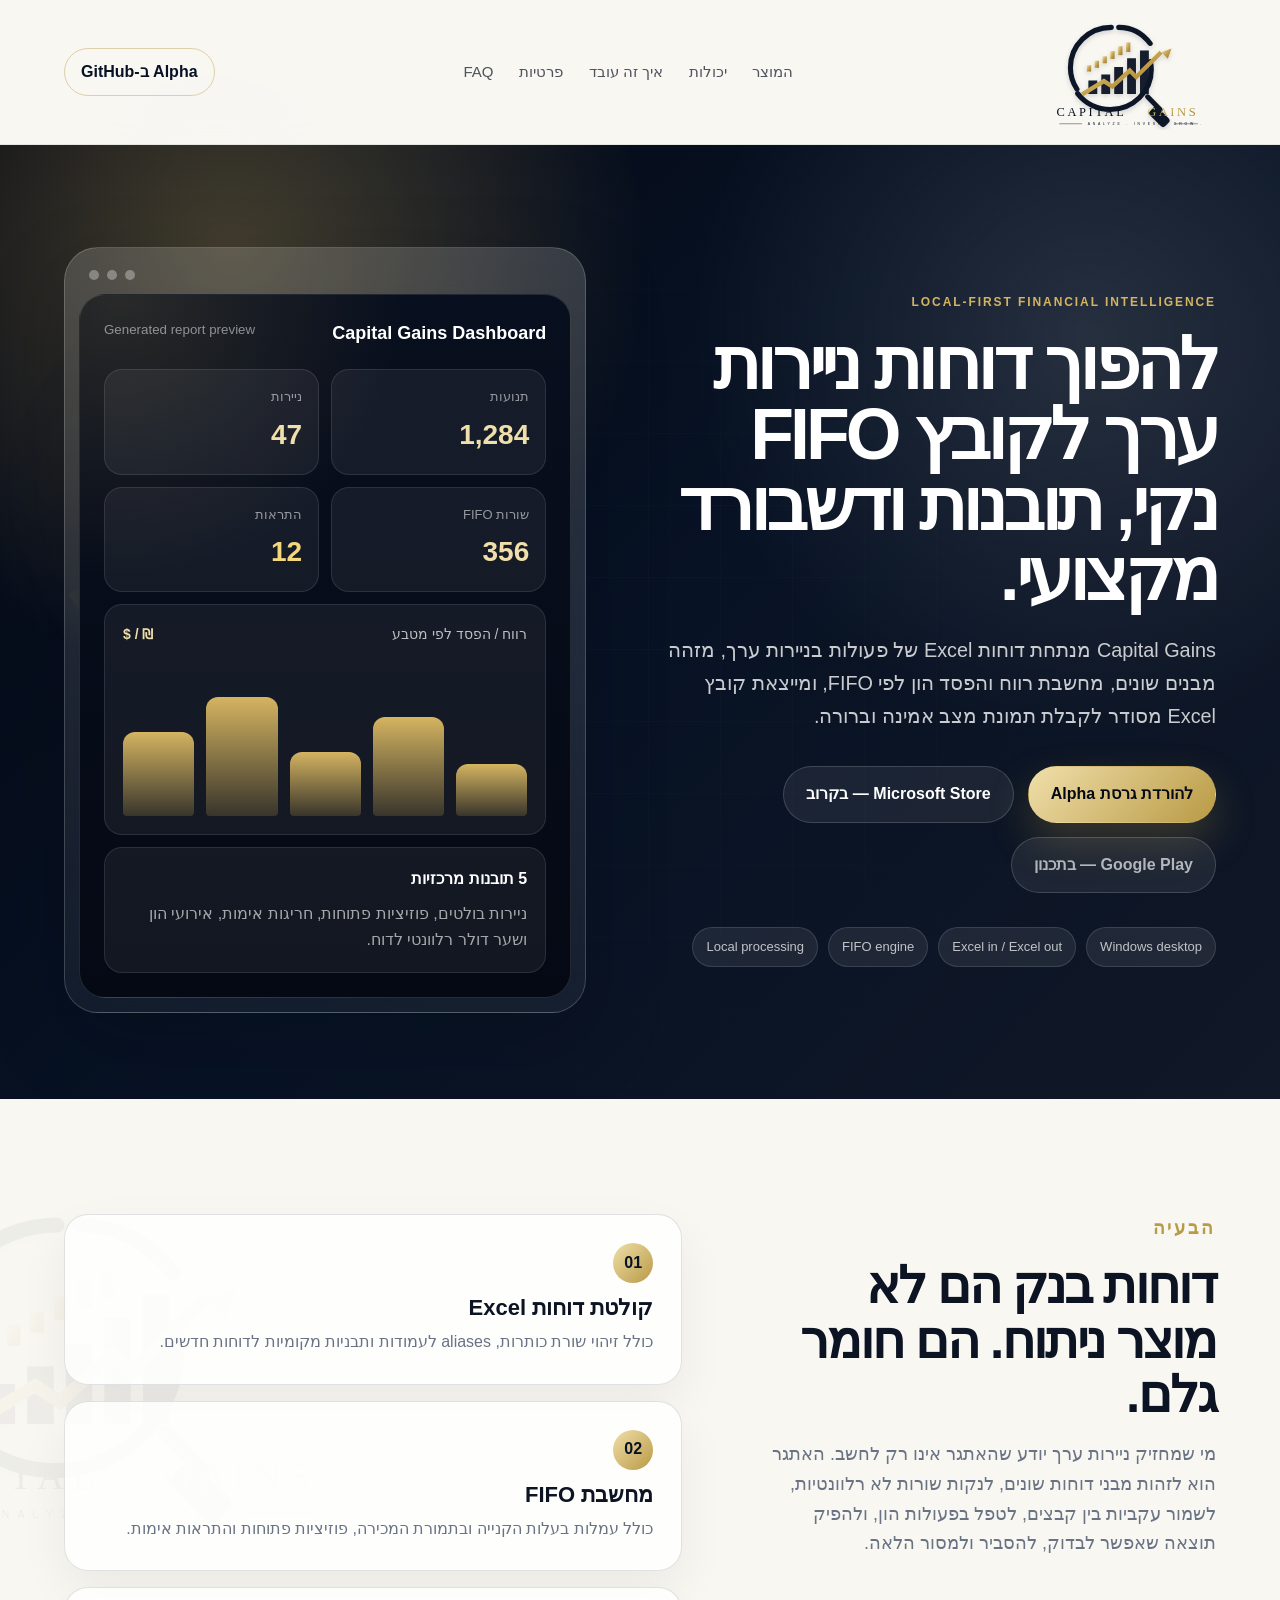
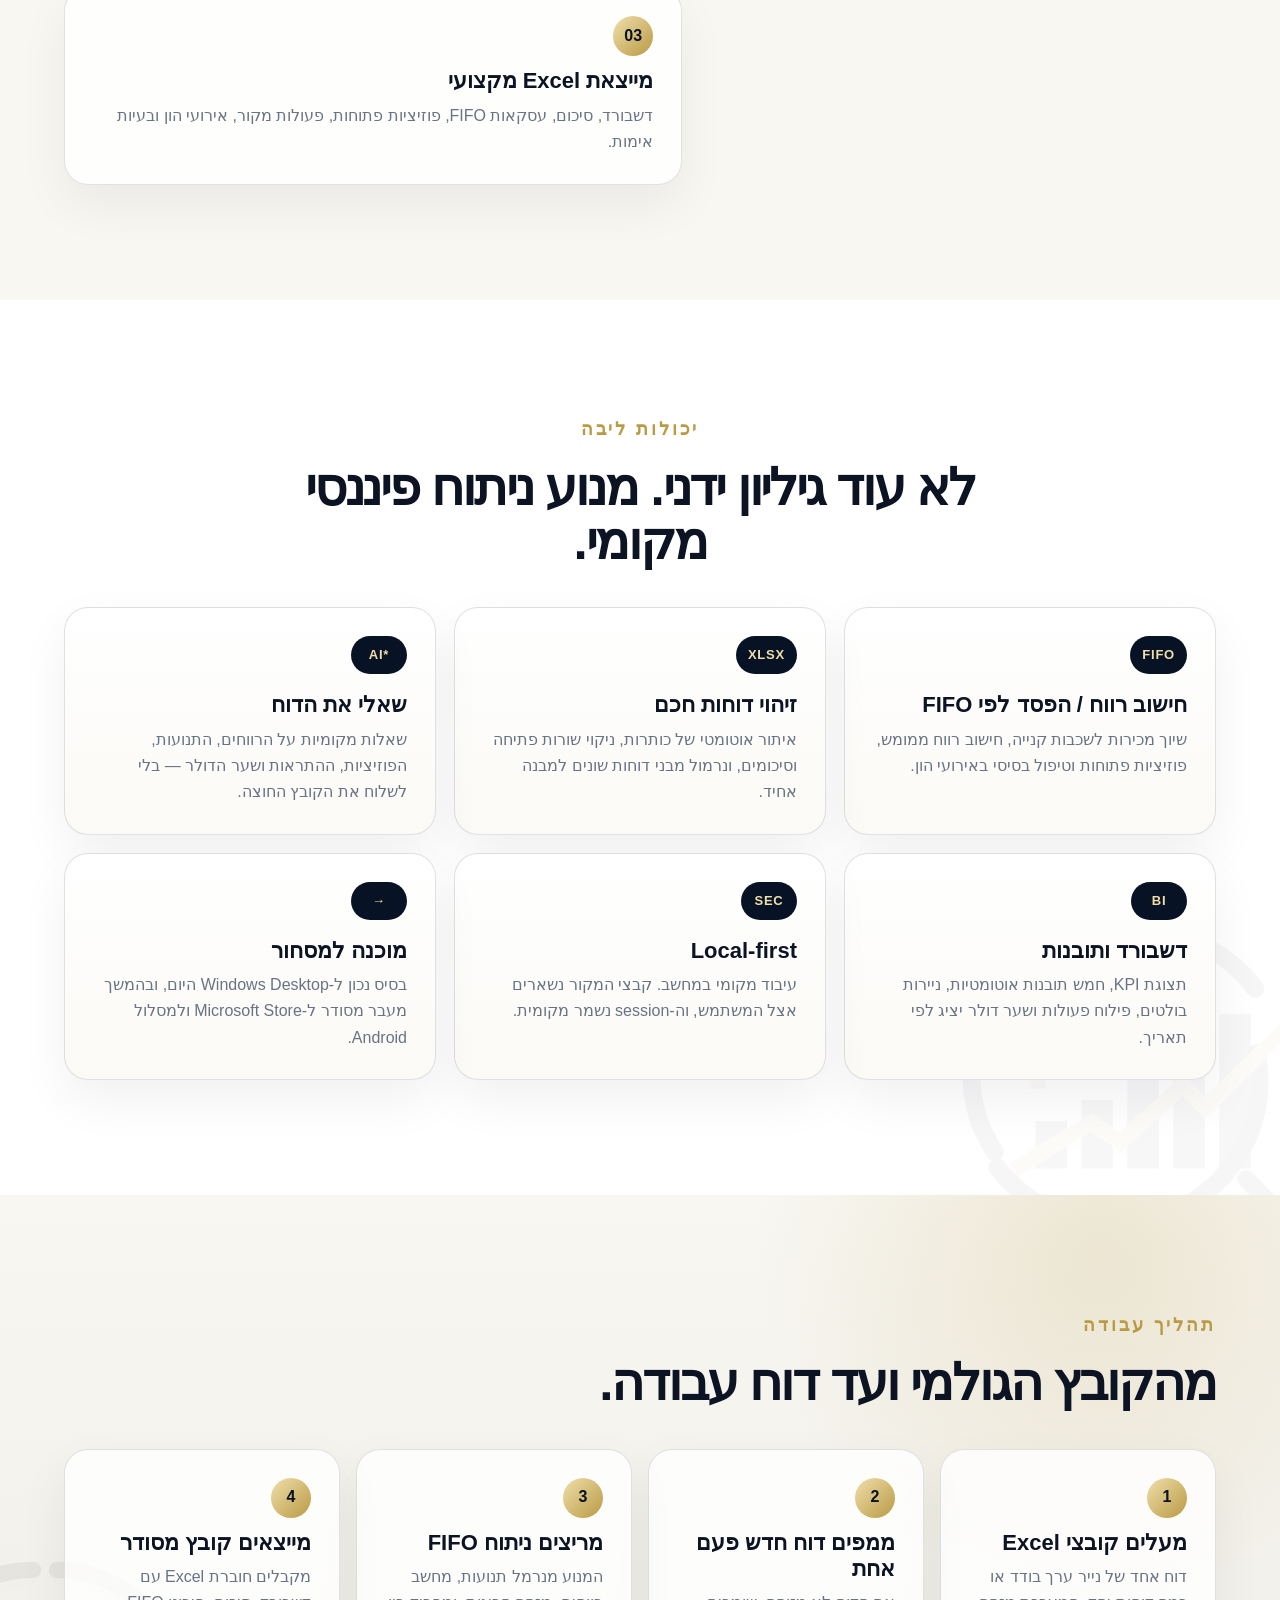
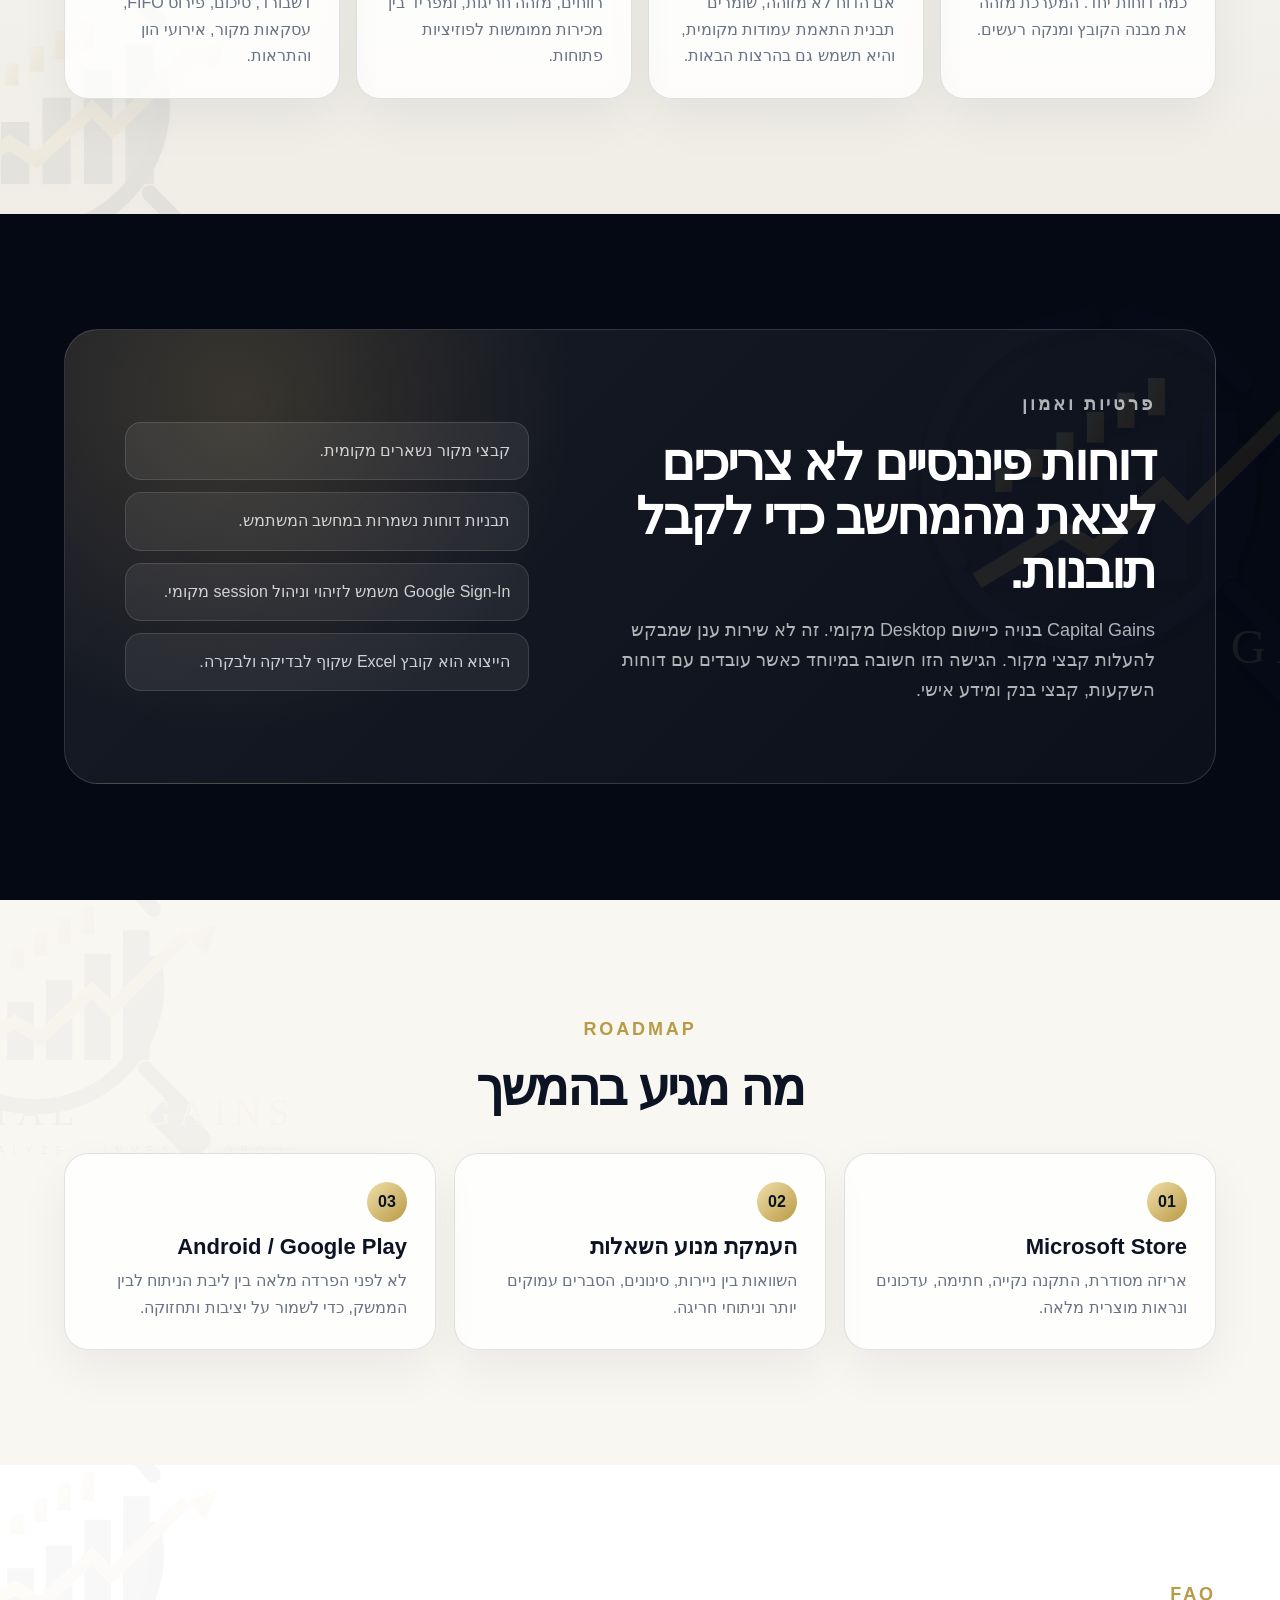
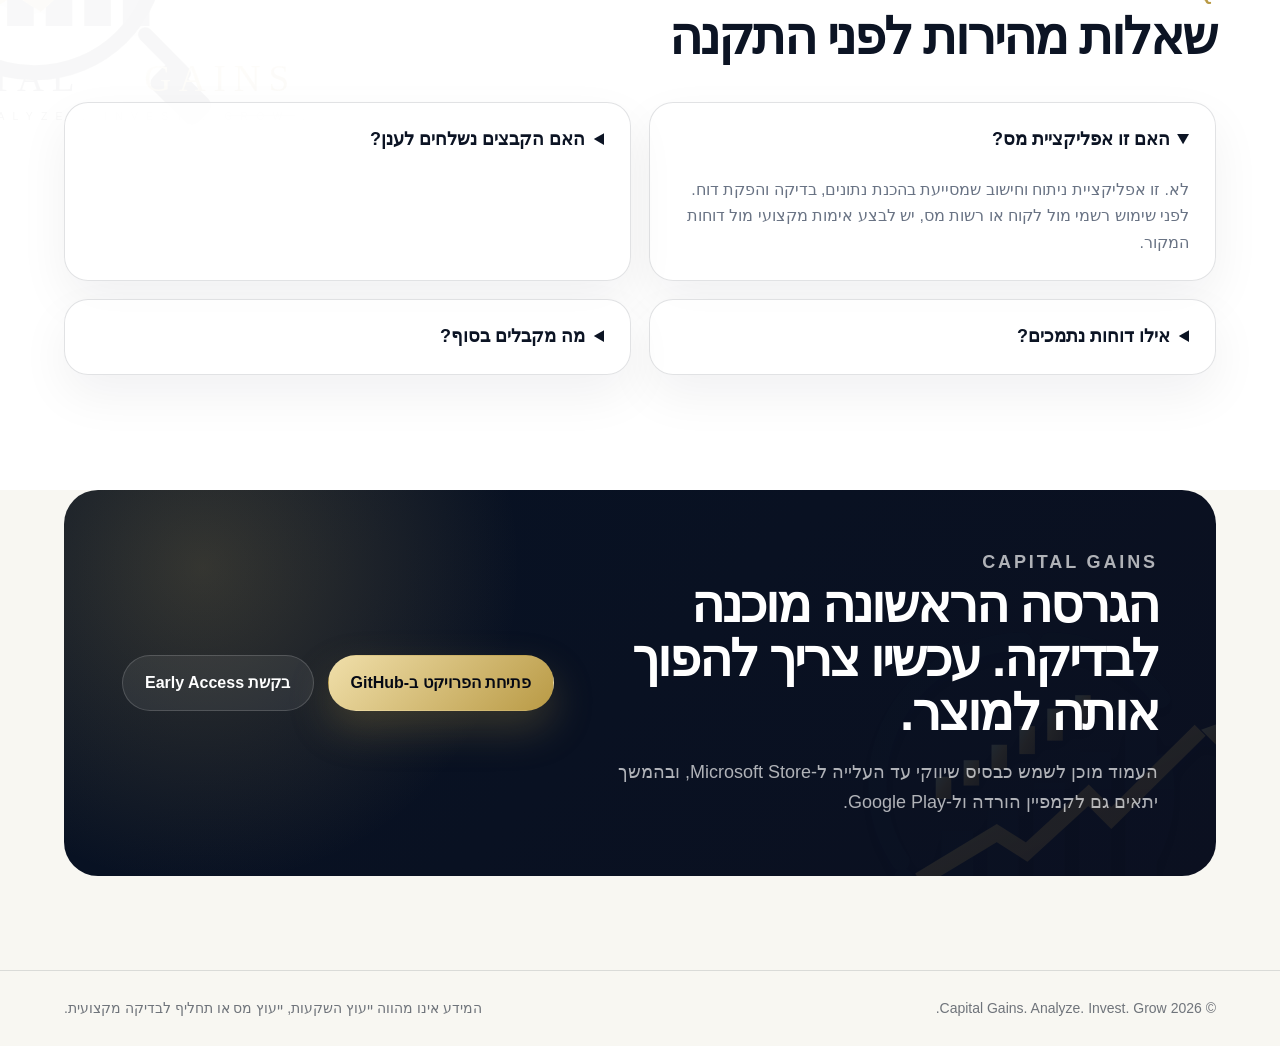
<file: docs/index.html>
<!doctype html>
<html lang="he" dir="rtl">
<head>
  <meta charset="utf-8" />
  <meta name="viewport" content="width=device-width, initial-scale=1" />
  <title>Capital Gains | ניתוח רווחי הון חכם</title>
  <meta name="description" content="Capital Gains היא אפליקציית Windows מקומית לחישוב רווח והפסד הון מניירות ערך לפי FIFO, ניתוח דוחות Excel, תובנות וייצוא קובץ אקסל מקצועי." />
  <meta name="theme-color" content="#071224" />
  <link rel="icon" href="assets/favicon.svg" />
  <link rel="stylesheet" href="styles.css" />
</head>
<body>
  <header class="site-header" id="top">
    <a class="brand" href="#top" aria-label="Capital Gains home">
      <img src="assets/capital-gains-logo.svg" alt="Capital Gains logo" />
    </a>

    <nav class="nav" aria-label="ניווט ראשי">
      <a href="#product">המוצר</a>
      <a href="#features">יכולות</a>
      <a href="#workflow">איך זה עובד</a>
      <a href="#security">פרטיות</a>
      <a href="#faq">FAQ</a>
    </nav>

    <a class="header-cta" href="https://github.com/ygf2703/capital_gains" target="_blank" rel="noreferrer">Alpha ב-GitHub</a>
  </header>

  <main>
    <section class="hero" aria-labelledby="hero-title">
      <div class="hero-bg-grid" aria-hidden="true"></div>
      <div class="hero-content">
        <p class="eyebrow">Local-first financial intelligence</p>
        <h1 id="hero-title">להפוך דוחות ניירות ערך לקובץ FIFO נקי, תובנות ודשבורד מקצועי.</h1>
        <p class="hero-lead">
          Capital Gains מנתחת דוחות Excel של פעולות בניירות ערך, מזהה מבנים שונים, מחשבת רווח והפסד הון לפי FIFO, ומייצאת קובץ Excel מסודר לקבלת תמונת מצב אמינה וברורה.
        </p>

        <div class="hero-actions" aria-label="פעולות ראשיות">
          <a class="btn primary" href="https://github.com/ygf2703/capital_gains" target="_blank" rel="noreferrer">להורדת גרסת Alpha</a>
          <a class="btn ghost" href="#waitlist">Microsoft Store — בקרוב</a>
          <a class="btn ghost muted" href="#roadmap">Google Play — בתכנון</a>
        </div>

        <div class="trust-row" aria-label="עקרונות מוצר">
          <span>Windows desktop</span>
          <span>Excel in / Excel out</span>
          <span>FIFO engine</span>
          <span>Local processing</span>
        </div>
      </div>

      <aside class="hero-card" aria-label="תצוגת דשבורד לדוגמה">
        <div class="terminal-topline">
          <span></span><span></span><span></span>
        </div>
        <div class="mock-dashboard">
          <div class="mock-title">
            <strong>Capital Gains Dashboard</strong>
            <small>Generated report preview</small>
          </div>
          <div class="metric-grid">
            <div class="metric-card"><span>תנועות</span><strong>1,284</strong></div>
            <div class="metric-card"><span>ניירות</span><strong>47</strong></div>
            <div class="metric-card"><span>שורות FIFO</span><strong>356</strong></div>
            <div class="metric-card warning"><span>התראות</span><strong>12</strong></div>
          </div>
          <div class="chart-card">
            <div class="chart-head">
              <span>רווח / הפסד לפי מטבע</span>
              <b>₪ / $</b>
            </div>
            <div class="bars" aria-hidden="true">
              <i style="height: 58%"></i>
              <i style="height: 82%"></i>
              <i style="height: 44%"></i>
              <i style="height: 68%"></i>
              <i style="height: 36%"></i>
            </div>
          </div>
          <div class="insights-card">
            <strong>5 תובנות מרכזיות</strong>
            <p>ניירות בולטים, פוזיציות פתוחות, חריגות אימות, אירועי הון ושער דולר רלוונטי לדוח.</p>
          </div>
        </div>
      </aside>
    </section>

    <section class="section intro" id="product">
      <div class="section-copy">
        <p class="eyebrow dark">הבעיה</p>
        <h2>דוחות בנק הם לא מוצר ניתוח. הם חומר גלם.</h2>
        <p>
          מי שמחזיק ניירות ערך יודע שהאתגר אינו רק לחשב. האתגר הוא לזהות מבני דוחות שונים, לנקות שורות לא רלוונטיות, לשמור עקביות בין קבצים, לטפל בפעולות הון, ולהפיק תוצאה שאפשר לבדוק, להסביר ולמסור הלאה.
        </p>
      </div>
      <div class="value-stack">
        <article>
          <span>01</span>
          <h3>קולטת דוחות Excel</h3>
          <p>כולל זיהוי שורת כותרות, aliases לעמודות ותבניות מקומיות לדוחות חדשים.</p>
        </article>
        <article>
          <span>02</span>
          <h3>מחשבת FIFO</h3>
          <p>כולל עמלות בעלות הקנייה ובתמורת המכירה, פוזיציות פתוחות והתראות אימות.</p>
        </article>
        <article>
          <span>03</span>
          <h3>מייצאת Excel מקצועי</h3>
          <p>דשבורד, סיכום, עסקאות FIFO, פוזיציות פתוחות, פעולות מקור, אירועי הון ובעיות אימות.</p>
        </article>
      </div>
    </section>

    <section class="section feature-section" id="features">
      <div class="section-heading center">
        <p class="eyebrow dark">יכולות ליבה</p>
        <h2>לא עוד גיליון ידני. מנוע ניתוח פיננסי מקומי.</h2>
      </div>

      <div class="features-grid">
        <article class="feature-card">
          <div class="feature-icon">FIFO</div>
          <h3>חישוב רווח / הפסד לפי FIFO</h3>
          <p>שיוך מכירות לשכבות קנייה, חישוב רווח ממומש, פוזיציות פתוחות וטיפול בסיסי באירועי הון.</p>
        </article>
        <article class="feature-card">
          <div class="feature-icon">XLSX</div>
          <h3>זיהוי דוחות חכם</h3>
          <p>איתור אוטומטי של כותרות, ניקוי שורות פתיחה וסיכומים, ונרמול מבני דוחות שונים למבנה אחיד.</p>
        </article>
        <article class="feature-card">
          <div class="feature-icon">AI*</div>
          <h3>שאלי את הדוח</h3>
          <p>שאלות מקומיות על הרווחים, התנועות, הפוזיציות, ההתראות ושער הדולר — בלי לשלוח את הקובץ החוצה.</p>
        </article>
        <article class="feature-card">
          <div class="feature-icon">BI</div>
          <h3>דשבורד ותובנות</h3>
          <p>תצוגת KPI, חמש תובנות אוטומטיות, ניירות בולטים, פילוח פעולות ושער דולר יציג לפי תאריך.</p>
        </article>
        <article class="feature-card">
          <div class="feature-icon">SEC</div>
          <h3>Local-first</h3>
          <p>עיבוד מקומי במחשב. קבצי המקור נשארים אצל המשתמש, וה-session נשמר מקומית.</p>
        </article>
        <article class="feature-card">
          <div class="feature-icon">→</div>
          <h3>מוכנה למסחור</h3>
          <p>בסיס נכון ל-Windows Desktop היום, ובהמשך מעבר מסודר ל-Microsoft Store ולמסלול Android.</p>
        </article>
      </div>
    </section>

    <section class="section workflow" id="workflow">
      <div class="section-heading">
        <p class="eyebrow dark">תהליך עבודה</p>
        <h2>מהקובץ הגולמי ועד דוח עבודה.</h2>
      </div>

      <div class="timeline">
        <article>
          <span>1</span>
          <h3>מעלים קובצי Excel</h3>
          <p>דוח אחד של נייר ערך בודד או כמה דוחות יחד. המערכת מזהה את מבנה הקובץ ומנקה רעשים.</p>
        </article>
        <article>
          <span>2</span>
          <h3>ממפים דוח חדש פעם אחת</h3>
          <p>אם הדוח לא מזוהה, שומרים תבנית התאמת עמודות מקומית, והיא תשמש גם בהרצות הבאות.</p>
        </article>
        <article>
          <span>3</span>
          <h3>מריצים ניתוח FIFO</h3>
          <p>המנוע מנרמל תנועות, מחשב רווחים, מזהה חריגות, ומפריד בין מכירות ממומשות לפוזיציות פתוחות.</p>
        </article>
        <article>
          <span>4</span>
          <h3>מייצאים קובץ מסודר</h3>
          <p>מקבלים חוברת Excel עם דשבורד, סיכום, פירוט FIFO, עסקאות מקור, אירועי הון והתראות.</p>
        </article>
      </div>
    </section>

    <section class="section security" id="security">
      <div class="security-panel">
        <div>
          <p class="eyebrow">פרטיות ואמון</p>
          <h2>דוחות פיננסיים לא צריכים לצאת מהמחשב כדי לקבל תובנות.</h2>
          <p>
            Capital Gains בנויה כיישום Desktop מקומי. זה לא שירות ענן שמבקש להעלות קבצי מקור. הגישה הזו חשובה במיוחד כאשר עובדים עם דוחות השקעות, קבצי בנק ומידע אישי.
          </p>
        </div>
        <ul class="security-list">
          <li>קבצי מקור נשארים מקומית.</li>
          <li>תבניות דוחות נשמרות במחשב המשתמש.</li>
          <li>Google Sign-In משמש לזיהוי וניהול session מקומי.</li>
          <li>הייצוא הוא קובץ Excel שקוף לבדיקה ולבקרה.</li>
        </ul>
      </div>
    </section>

    <section class="section roadmap" id="roadmap">
      <div class="section-heading center">
        <p class="eyebrow dark">Roadmap</p>
        <h2>מה מגיע בהמשך</h2>
      </div>
      <div class="roadmap-grid">
        <article>
          <b>01</b>
          <h3>Microsoft Store</h3>
          <p>אריזה מסודרת, התקנה נקייה, חתימה, עדכונים ונראות מוצרית מלאה.</p>
        </article>
        <article>
          <b>02</b>
          <h3>העמקת מנוע השאלות</h3>
          <p>השוואות בין ניירות, סינונים, הסברים עמוקים יותר וניתוחי חריגה.</p>
        </article>
        <article>
          <b>03</b>
          <h3>Android / Google Play</h3>
          <p>לא לפני הפרדה מלאה בין ליבת הניתוח לבין הממשק, כדי לשמור על יציבות ותחזוקה.</p>
        </article>
      </div>
    </section>

    <section class="section faq" id="faq">
      <div class="section-heading">
        <p class="eyebrow dark">FAQ</p>
        <h2>שאלות מהירות לפני התקנה</h2>
      </div>
      <div class="faq-grid">
        <details open>
          <summary>האם זו אפליקציית מס?</summary>
          <p>לא. זו אפליקציית ניתוח וחישוב שמסייעת בהכנת נתונים, בדיקה והפקת דוח. לפני שימוש רשמי מול לקוח או רשות מס, יש לבצע אימות מקצועי מול דוחות המקור.</p>
        </details>
        <details>
          <summary>האם הקבצים נשלחים לענן?</summary>
          <p>לא בגישה הנוכחית. האפליקציה מיועדת לעבודה מקומית במחשב, כולל תבניות התאמת דוחות ו-session.</p>
        </details>
        <details>
          <summary>אילו דוחות נתמכים?</summary>
          <p>כרגע קיימת תמיכה בדוחות Excel של אגיס ולאומי, יחד עם זיהוי גנרי לפי headers נפוצים ותבניות מיפוי לדוחות חדשים.</p>
        </details>
        <details>
          <summary>מה מקבלים בסוף?</summary>
          <p>קובץ Excel עם Dashboard, Summary, Realized FIFO, Open Positions, Transactions, Corporate Actions ו-Validation Issues.</p>
        </details>
      </div>
    </section>

    <section class="final-cta" id="waitlist">
      <div>
        <p class="eyebrow">Capital Gains</p>
        <h2>הגרסה הראשונה מוכנה לבדיקה. עכשיו צריך להפוך אותה למוצר.</h2>
        <p>העמוד מוכן לשמש כבסיס שיווקי עד העלייה ל-Microsoft Store, ובהמשך יתאים גם לקמפיין הורדה ול-Google Play.</p>
      </div>
      <div class="final-actions">
        <a class="btn primary" href="https://github.com/ygf2703/capital_gains" target="_blank" rel="noreferrer">פתיחת הפרויקט ב-GitHub</a>
        <a class="btn ghost" href="mailto:noamfrostig@gmail.com?subject=Capital%20Gains%20Early%20Access">בקשת Early Access</a>
      </div>
    </section>
  </main>

  <footer class="site-footer">
    <span>© 2026 Capital Gains. Analyze. Invest. Grow.</span>
    <span>המידע אינו מהווה ייעוץ השקעות, ייעוץ מס או תחליף לבדיקה מקצועית.</span>
  </footer>
</body>
</html>
</file>
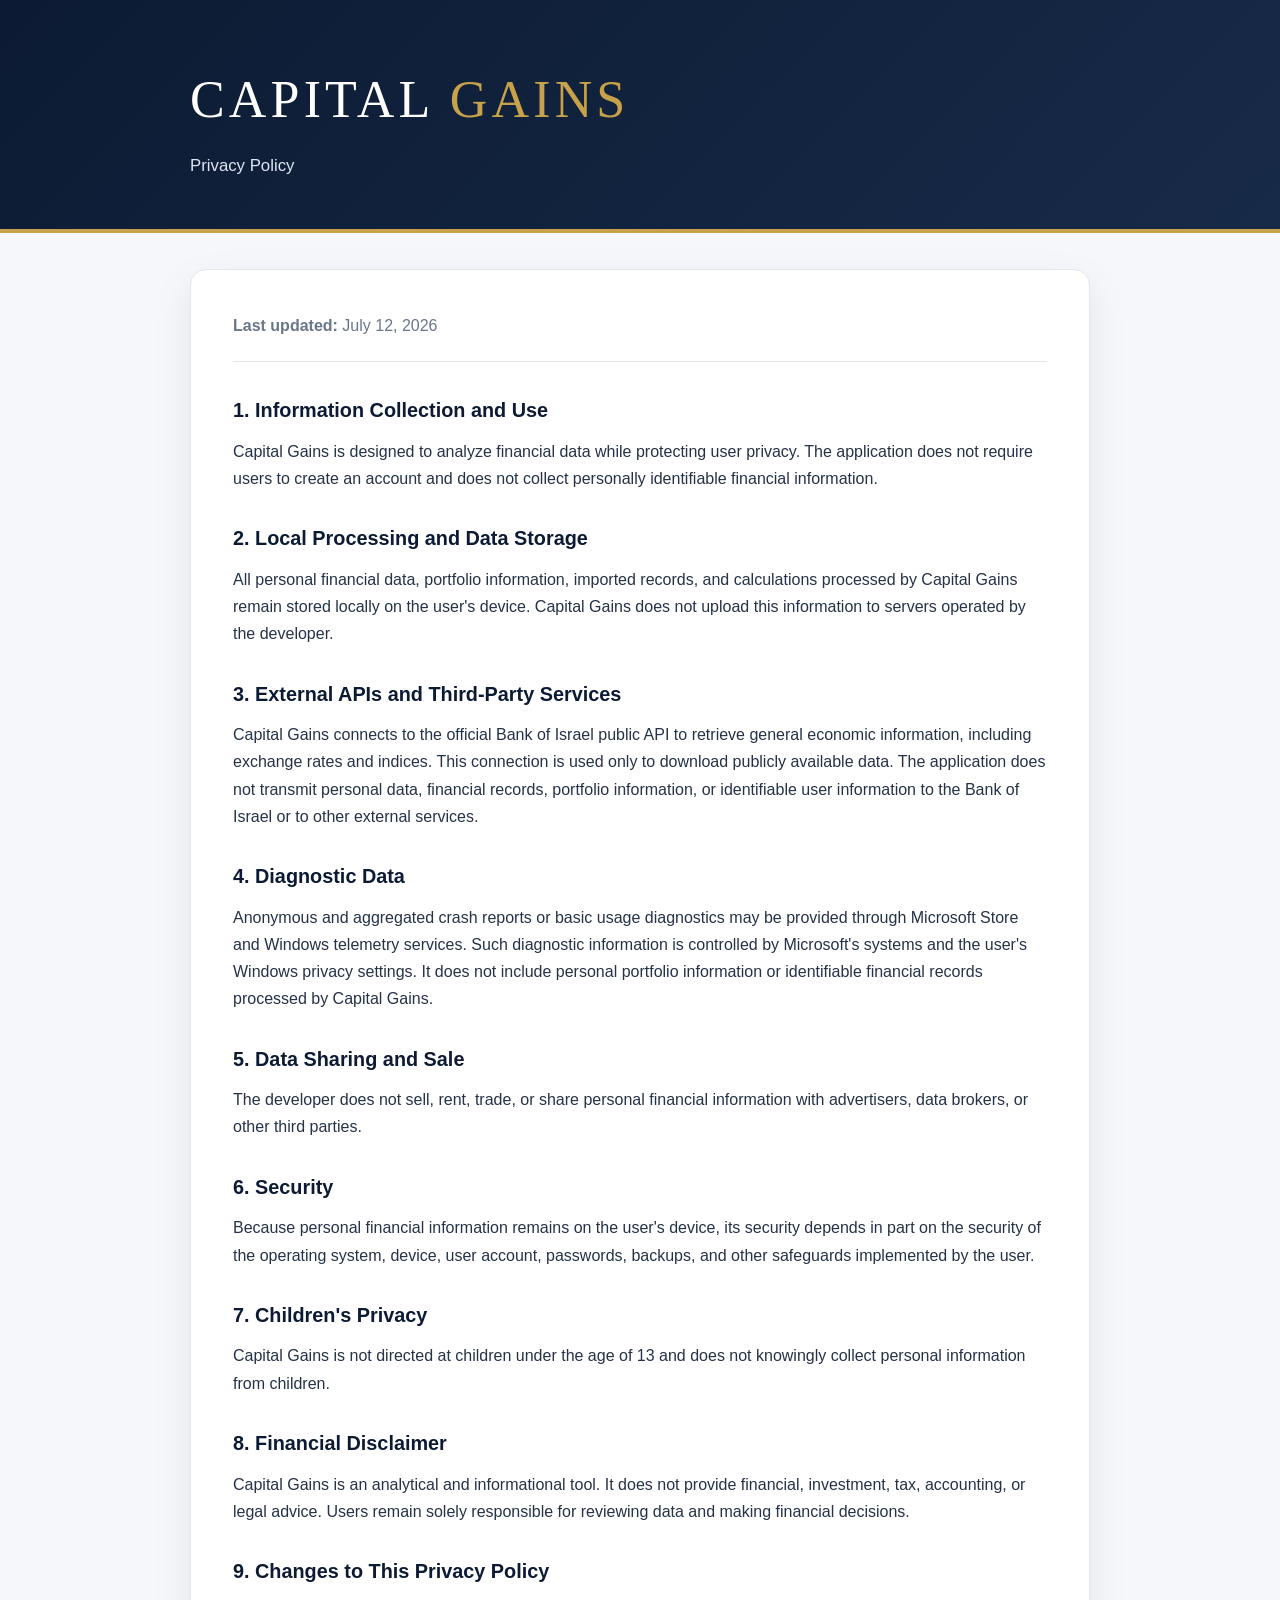
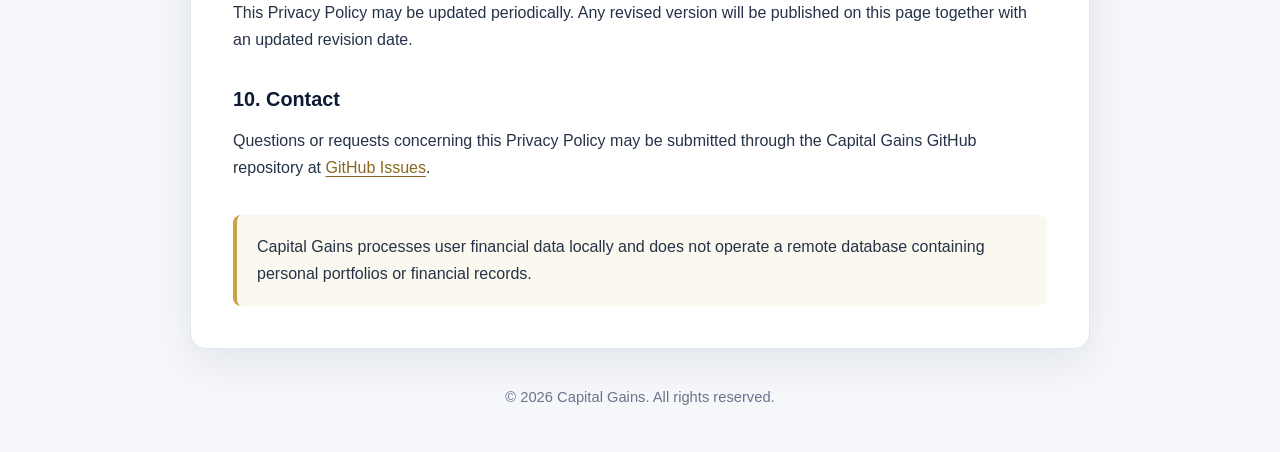
<file: docs/privacy.html>
<!DOCTYPE html>
<html lang="en">
<head>
  <meta charset="UTF-8">
  <meta name="viewport" content="width=device-width, initial-scale=1.0">
  <meta name="description" content="Privacy Policy for the Capital Gains application.">
  <meta name="theme-color" content="#0c1b33">
  <title>Privacy Policy | Capital Gains</title>
  <style>
    :root {
      --navy: #0c1b33;
      --navy-soft: #172a48;
      --gold: #c8a24a;
      --text: #253247;
      --muted: #69758a;
      --surface: #ffffff;
      --background: #f5f7fa;
      --border: #e1e6ee;
    }
    * { box-sizing: border-box; }
    body {
      margin: 0;
      font-family: Inter, -apple-system, BlinkMacSystemFont, "Segoe UI", Roboto, Arial, sans-serif;
      color: var(--text);
      background: var(--background);
      line-height: 1.7;
    }
    header {
      background: linear-gradient(135deg, var(--navy), var(--navy-soft));
      color: #fff;
      padding: 56px 24px 48px;
      border-bottom: 4px solid var(--gold);
    }
    .header-inner, main, footer {
      width: min(900px, calc(100% - 40px));
      margin: 0 auto;
    }
    .brand {
      margin: 0 0 8px;
      font-family: Georgia, "Times New Roman", serif;
      font-size: clamp(2rem, 5vw, 3.25rem);
      font-weight: 500;
      letter-spacing: 0.08em;
    }
    .brand span { color: var(--gold); }
    .subtitle { margin: 0; color: #dfe6f2; font-size: 1.05rem; }
    main {
      margin-top: 36px;
      margin-bottom: 36px;
      padding: 42px;
      background: var(--surface);
      border: 1px solid var(--border);
      border-radius: 16px;
      box-shadow: 0 14px 40px rgba(12, 27, 51, 0.08);
    }
    .meta {
      margin: 0 0 32px;
      padding-bottom: 22px;
      color: var(--muted);
      border-bottom: 1px solid var(--border);
    }
    section { margin: 0 0 30px; }
    h2 { margin: 0 0 10px; color: var(--navy); font-size: 1.24rem; }
    p { margin: 0; }
    a { color: #8a681d; text-decoration-thickness: 1px; text-underline-offset: 3px; }
    .notice {
      margin-top: 34px;
      padding: 18px 20px;
      background: #fbf8ef;
      border-left: 4px solid var(--gold);
      border-radius: 8px;
    }
    footer {
      padding: 0 0 42px;
      text-align: center;
      color: var(--muted);
      font-size: 0.92rem;
    }
    @media (max-width: 640px) {
      header { padding: 42px 20px 36px; }
      main { width: min(100% - 24px, 900px); margin-top: 18px; padding: 26px 22px; border-radius: 12px; }
    }
  </style>
</head>
<body>
  <header>
    <div class="header-inner">
      <h1 class="brand">CAPITAL <span>GAINS</span></h1>
      <p class="subtitle">Privacy Policy</p>
    </div>
  </header>

  <main>
    <p class="meta"><strong>Last updated:</strong> July 12, 2026</p>

    <section>
      <h2>1. Information Collection and Use</h2>
      <p>Capital Gains is designed to analyze financial data while protecting user privacy. The application does not require users to create an account and does not collect personally identifiable financial information.</p>
    </section>

    <section>
      <h2>2. Local Processing and Data Storage</h2>
      <p>All personal financial data, portfolio information, imported records, and calculations processed by Capital Gains remain stored locally on the user's device. Capital Gains does not upload this information to servers operated by the developer.</p>
    </section>

    <section>
      <h2>3. External APIs and Third-Party Services</h2>
      <p>Capital Gains connects to the official Bank of Israel public API to retrieve general economic information, including exchange rates and indices. This connection is used only to download publicly available data. The application does not transmit personal data, financial records, portfolio information, or identifiable user information to the Bank of Israel or to other external services.</p>
    </section>

    <section>
      <h2>4. Diagnostic Data</h2>
      <p>Anonymous and aggregated crash reports or basic usage diagnostics may be provided through Microsoft Store and Windows telemetry services. Such diagnostic information is controlled by Microsoft's systems and the user's Windows privacy settings. It does not include personal portfolio information or identifiable financial records processed by Capital Gains.</p>
    </section>

    <section>
      <h2>5. Data Sharing and Sale</h2>
      <p>The developer does not sell, rent, trade, or share personal financial information with advertisers, data brokers, or other third parties.</p>
    </section>

    <section>
      <h2>6. Security</h2>
      <p>Because personal financial information remains on the user's device, its security depends in part on the security of the operating system, device, user account, passwords, backups, and other safeguards implemented by the user.</p>
    </section>

    <section>
      <h2>7. Children's Privacy</h2>
      <p>Capital Gains is not directed at children under the age of 13 and does not knowingly collect personal information from children.</p>
    </section>

    <section>
      <h2>8. Financial Disclaimer</h2>
      <p>Capital Gains is an analytical and informational tool. It does not provide financial, investment, tax, accounting, or legal advice. Users remain solely responsible for reviewing data and making financial decisions.</p>
    </section>

    <section>
      <h2>9. Changes to This Privacy Policy</h2>
      <p>This Privacy Policy may be updated periodically. Any revised version will be published on this page together with an updated revision date.</p>
    </section>

    <section>
      <h2>10. Contact</h2>
      <p>Questions or requests concerning this Privacy Policy may be submitted through the Capital Gains GitHub repository at <a href="https://github.com/ygf2703/capital_gains/issues" rel="noopener noreferrer">GitHub Issues</a>.</p>
    </section>

    <div class="notice">Capital Gains processes user financial data locally and does not operate a remote database containing personal portfolios or financial records.</div>
  </main>

  <footer>&copy; 2026 Capital Gains. All rights reserved.</footer>
</body>
</html>
</file>
<file: docs/styles.css>
:root {
  --navy-950: #050914;
  --navy-900: #071224;
  --navy-800: #0b1a33;
  --navy-700: #102645;
  --gold-500: #b99a45;
  --gold-400: #d5b461;
  --gold-200: #f0dfaa;
  --ink: #0c1424;
  --muted: #697384;
  --paper: #f8f7f2;
  --white: #ffffff;
  --line: rgba(12, 20, 36, 0.12);
  --shadow: 0 28px 80px rgba(3, 7, 18, 0.22);
  --radius-xl: 34px;
  --radius-lg: 24px;
}

* { box-sizing: border-box; }
html { scroll-behavior: smooth; }

body {
  margin: 0;
  font-family: "Assistant", "Segoe UI", Arial, sans-serif;
  color: var(--ink);
  background: var(--paper);
  line-height: 1.65;
}

body::before {
  content: "";
  position: fixed;
  inset: 0;
  z-index: -1;
  pointer-events: none;
  background:
    url("assets/capital-gains-logo.svg") 7% 12% / 360px auto no-repeat,
    url("assets/capital-gains-logo.svg") 92% 48% / 520px auto no-repeat,
    url("assets/capital-gains-logo.svg") 18% 92% / 430px auto no-repeat;
  opacity: 0.035;
}

a { color: inherit; text-decoration: none; }
img { display: block; max-width: 100%; }

.site-header {
  position: sticky;
  top: 0;
  z-index: 30;
  display: grid;
  grid-template-columns: auto 1fr auto;
  gap: 28px;
  align-items: center;
  padding: 14px clamp(20px, 5vw, 72px);
  background: rgba(248, 247, 242, 0.9);
  backdrop-filter: blur(18px);
  border-bottom: 1px solid rgba(12, 20, 36, 0.08);
}

.brand { min-width: 150px; }
.brand img { width: 174px; height: auto; }

.nav {
  display: flex;
  justify-content: center;
  gap: clamp(14px, 2vw, 34px);
  font-size: 15px;
  color: rgba(12, 20, 36, 0.72);
}

.nav a, .header-cta { transition: color 0.2s ease, background 0.2s ease, transform 0.2s ease; }
.nav a:hover, .header-cta:hover { color: var(--gold-500); }

.header-cta {
  padding: 10px 16px;
  border: 1px solid rgba(185, 154, 69, 0.42);
  border-radius: 999px;
  font-weight: 800;
  color: var(--navy-900);
  white-space: nowrap;
}
.header-cta:hover { background: rgba(185, 154, 69, 0.08); transform: translateY(-1px); }

.hero {
  position: relative;
  overflow: hidden;
  min-height: 760px;
  display: grid;
  grid-template-columns: minmax(0, 1.04fr) minmax(420px, 0.96fr);
  gap: clamp(34px, 5vw, 80px);
  align-items: center;
  padding: clamp(64px, 8vw, 108px) clamp(20px, 5vw, 72px) 86px;
  color: var(--white);
  background:
    radial-gradient(circle at 18% 12%, rgba(213, 180, 97, 0.30), transparent 31%),
    radial-gradient(circle at 85% 20%, rgba(255, 255, 255, 0.12), transparent 30%),
    linear-gradient(135deg, var(--navy-950), var(--navy-900) 50%, #111827);
}

.hero::before {
  content: "";
  position: absolute;
  width: min(760px, 68vw);
  height: min(540px, 48vw);
  left: clamp(-180px, -8vw, -70px);
  top: clamp(20px, 7vw, 90px);
  pointer-events: none;
  background: url("assets/capital-gains-logo.svg") center / contain no-repeat;
  opacity: 0.07;
  filter: grayscale(0%) brightness(1.22);
  z-index: 1;
}

.hero::after {
  content: "";
  position: absolute;
  inset: auto -10% -34% -10%;
  height: 380px;
  background: radial-gradient(closest-side, rgba(185, 154, 69, 0.22), transparent 70%);
  pointer-events: none;
}

.hero-bg-grid {
  position: absolute;
  inset: 0;
  opacity: 0.16;
  background-image:
    linear-gradient(rgba(255,255,255,0.12) 1px, transparent 1px),
    linear-gradient(90deg, rgba(255,255,255,0.12) 1px, transparent 1px);
  background-size: 72px 72px;
  mask-image: radial-gradient(circle at center, #000, transparent 72%);
}

.hero-content, .hero-card { position: relative; z-index: 2; }

.eyebrow {
  margin: 0 0 16px;
  color: var(--gold-400);
  font-weight: 900;
  letter-spacing: 0.16em;
  text-transform: uppercase;
  font-size: 12px;
}
.eyebrow.dark { color: var(--gold-500); }

h1, h2, h3, p { margin-top: 0; }
h1 {
  max-width: 820px;
  margin-bottom: 24px;
  font-size: clamp(42px, 5.6vw, 78px);
  line-height: 0.98;
  letter-spacing: -0.055em;
}
.hero-lead {
  max-width: 720px;
  margin-bottom: 34px;
  font-size: clamp(18px, 1.55vw, 23px);
  color: rgba(255, 255, 255, 0.78);
}

.hero-actions, .final-actions { display: flex; flex-wrap: wrap; gap: 14px; align-items: center; }
.btn {
  display: inline-flex;
  align-items: center;
  justify-content: center;
  min-height: 48px;
  padding: 14px 22px;
  border-radius: 999px;
  font-weight: 900;
  border: 1px solid transparent;
  transition: transform 0.2s ease, border-color 0.2s ease, background 0.2s ease;
}
.btn:hover { transform: translateY(-2px); }
.btn.primary {
  color: var(--navy-950);
  background: linear-gradient(135deg, var(--gold-200), var(--gold-500));
  box-shadow: 0 18px 40px rgba(185, 154, 69, 0.26);
}
.btn.ghost { color: var(--white); background: rgba(255,255,255,0.07); border-color: rgba(255,255,255,0.16); }
.btn.ghost.muted { color: rgba(255,255,255,0.66); }

.trust-row { display: flex; flex-wrap: wrap; gap: 10px; margin-top: 34px; }
.trust-row span {
  padding: 8px 13px;
  border-radius: 999px;
  background: rgba(255,255,255,0.08);
  border: 1px solid rgba(255,255,255,0.12);
  color: rgba(255,255,255,0.72);
  font-size: 13px;
}

.hero-card {
  align-self: center;
  padding: 14px;
  border-radius: var(--radius-xl);
  background: linear-gradient(180deg, rgba(255,255,255,0.16), rgba(255,255,255,0.05));
  border: 1px solid rgba(255,255,255,0.18);
  box-shadow: var(--shadow);
  backdrop-filter: blur(24px);
}
.terminal-topline { display: flex; gap: 8px; padding: 8px 10px 14px; direction: ltr; }
.terminal-topline span { width: 10px; height: 10px; border-radius: 50%; background: rgba(255,255,255,0.32); }
.mock-dashboard {
  padding: 24px;
  border-radius: 26px;
  background: radial-gradient(circle at 8% 0%, rgba(213,180,97,0.16), transparent 34%), linear-gradient(180deg, #080f1e, #050914);
  border: 1px solid rgba(255,255,255,0.12);
}
.mock-title { display: flex; justify-content: space-between; gap: 14px; margin-bottom: 20px; }
.mock-title strong { font-size: 18px; }
.mock-title small { color: rgba(255,255,255,0.5); }
.metric-grid { display: grid; grid-template-columns: repeat(2, minmax(0, 1fr)); gap: 12px; }
.metric-card, .chart-card, .insights-card {
  border: 1px solid rgba(255,255,255,0.10);
  background: rgba(255,255,255,0.06);
  border-radius: 18px;
}
.metric-card { padding: 16px; }
.metric-card span { display: block; color: rgba(255,255,255,0.55); font-size: 13px; }
.metric-card strong { display: block; margin-top: 4px; font-size: 28px; color: var(--gold-200); }
.metric-card.warning strong { color: #f5d77b; }
.chart-card, .insights-card { margin-top: 12px; padding: 18px; }
.chart-head { display: flex; justify-content: space-between; color: rgba(255,255,255,0.72); font-size: 14px; }
.chart-head b { color: var(--gold-200); }
.bars { height: 170px; display: flex; align-items: end; gap: 12px; padding-top: 24px; direction: ltr; }
.bars i { display: block; flex: 1; border-radius: 12px 12px 4px 4px; background: linear-gradient(180deg, var(--gold-400), rgba(185,154,69,0.22)); }
.insights-card p { margin: 8px 0 0; color: rgba(255,255,255,0.62); }

.section {
  position: relative;
  overflow: hidden;
  padding: clamp(72px, 9vw, 118px) clamp(20px, 5vw, 72px);
}
.section > * { position: relative; z-index: 1; }
.section::before, .final-cta::before {
  content: "";
  position: absolute;
  pointer-events: none;
  background: url("assets/capital-gains-logo.svg") center / contain no-repeat;
  z-index: 0;
}
.intro::before { width: 520px; height: 380px; left: -150px; top: 70px; opacity: 0.045; }
.feature-section::before { width: 620px; height: 450px; right: -210px; bottom: -120px; opacity: 0.032; }
.workflow::before { width: 560px; height: 410px; left: -190px; bottom: -105px; opacity: 0.055; }
.security::before { width: 680px; height: 500px; right: -220px; top: 30px; opacity: 0.075; filter: brightness(1.35); }
.roadmap::before, .faq::before { width: 520px; height: 380px; left: -170px; top: -95px; opacity: 0.026; }

.intro { display: grid; grid-template-columns: minmax(0, 0.85fr) minmax(420px, 1.15fr); gap: clamp(36px, 6vw, 86px); align-items: start; }
.section-copy h2, .section-heading h2, .security h2, .final-cta h2 {
  font-size: clamp(34px, 4vw, 56px);
  line-height: 1.06;
  letter-spacing: -0.04em;
  margin-bottom: 18px;
}
.section-copy p, .section-heading p, .security p, .final-cta p { color: var(--muted); font-size: 18px; }
.value-stack { display: grid; gap: 16px; }
.value-stack article, .feature-card, .timeline article, .roadmap-grid article, .faq details {
  padding: 28px;
  background: rgba(255,255,255,0.82);
  border: 1px solid var(--line);
  border-radius: var(--radius-lg);
  box-shadow: 0 20px 50px rgba(12,20,36,0.06);
}
.value-stack span, .timeline span, .roadmap-grid b {
  display: inline-flex;
  align-items: center;
  justify-content: center;
  width: 40px;
  height: 40px;
  border-radius: 50%;
  color: var(--navy-900);
  background: linear-gradient(135deg, var(--gold-200), var(--gold-500));
  font-weight: 900;
  margin-bottom: 12px;
}
.value-stack h3, .feature-card h3, .timeline h3, .roadmap-grid h3 { margin-bottom: 8px; font-size: 22px; line-height: 1.2; }
.value-stack p, .feature-card p, .timeline p, .roadmap-grid p, .faq p { color: var(--muted); margin-bottom: 0; }

.feature-section, .faq { background: var(--white); }
.section-heading { max-width: 790px; margin-bottom: 38px; }
.section-heading.center { margin-right: auto; margin-left: auto; text-align: center; }
.features-grid { display: grid; grid-template-columns: repeat(3, minmax(0, 1fr)); gap: 18px; }
.feature-card { background: linear-gradient(180deg, #ffffff, #fbfaf6); transition: transform 0.2s ease, box-shadow 0.2s ease; }
.feature-card:hover { transform: translateY(-4px); box-shadow: 0 26px 70px rgba(12,20,36,0.10); }
.feature-icon {
  display: inline-flex;
  align-items: center;
  justify-content: center;
  min-width: 56px;
  height: 38px;
  padding: 0 12px;
  border-radius: 999px;
  color: var(--gold-200);
  background: var(--navy-900);
  font-size: 13px;
  font-weight: 900;
  letter-spacing: 0.06em;
  margin-bottom: 18px;
  direction: ltr;
}

.workflow { background: radial-gradient(circle at 86% 10%, rgba(185,154,69,0.18), transparent 28%), linear-gradient(180deg, #f8f7f2, #efede6); }
.timeline { display: grid; grid-template-columns: repeat(4, minmax(0, 1fr)); gap: 16px; }

.security { color: var(--white); background: var(--navy-950); }
.security-panel {
  display: grid;
  grid-template-columns: minmax(0, 1fr) minmax(360px, 0.72fr);
  gap: clamp(28px, 5vw, 70px);
  align-items: center;
  padding: clamp(32px, 5vw, 60px);
  border-radius: var(--radius-xl);
  background: radial-gradient(circle at 15% 15%, rgba(213,180,97,0.18), transparent 32%), linear-gradient(135deg, rgba(255,255,255,0.08), rgba(255,255,255,0.03));
  border: 1px solid rgba(255,255,255,0.14);
}
.security p { color: rgba(255,255,255,0.68); }
.security-list { display: grid; gap: 12px; margin: 0; padding: 0; list-style: none; }
.security-list li { padding: 15px 18px; border-radius: 16px; background: rgba(255,255,255,0.07); border: 1px solid rgba(255,255,255,0.12); color: rgba(255,255,255,0.78); }

.roadmap-grid, .faq-grid { display: grid; grid-template-columns: repeat(3, minmax(0, 1fr)); gap: 18px; }
.faq-grid { grid-template-columns: repeat(2, minmax(0, 1fr)); }
.faq details { padding: 0; overflow: hidden; }
.faq summary { cursor: pointer; padding: 22px 26px; font-weight: 900; font-size: 18px; }
.faq details p { padding: 0 26px 24px; }

.final-cta {
  position: relative;
  overflow: hidden;
  display: grid;
  grid-template-columns: minmax(0, 1fr) auto;
  gap: 34px;
  align-items: center;
  margin: 0 clamp(20px, 5vw, 72px) clamp(60px, 8vw, 94px);
  padding: clamp(34px, 5vw, 58px);
  color: var(--white);
  border-radius: var(--radius-xl);
  background: radial-gradient(circle at 12% 20%, rgba(213,180,97,0.22), transparent 30%), linear-gradient(135deg, var(--navy-900), #0b1020);
}
.final-cta > * { position: relative; z-index: 1; }
.final-cta::before { width: 620px; height: 450px; right: -180px; bottom: -150px; opacity: 0.09; filter: brightness(1.25); }
.final-cta p { color: rgba(255,255,255,0.68); margin-bottom: 0; }
.site-footer { display: flex; flex-wrap: wrap; justify-content: space-between; gap: 16px; padding: 26px clamp(20px, 5vw, 72px); color: rgba(12,20,36,0.58); border-top: 1px solid var(--line); font-size: 14px; }

@media (max-width: 1080px) {
  .hero, .intro, .security-panel, .final-cta { grid-template-columns: 1fr; }
  .hero-card { max-width: 720px; }
  .features-grid, .timeline, .roadmap-grid { grid-template-columns: repeat(2, minmax(0, 1fr)); }
  .nav { display: none; }
}

@media (max-width: 720px) {
  .site-header { grid-template-columns: 1fr auto; gap: 12px; padding: 12px 18px; }
  .brand img { width: 140px; }
  .header-cta { padding: 9px 12px; font-size: 13px; }
  .hero { min-height: unset; padding-top: 54px; }
  .hero-actions, .final-actions { align-items: stretch; flex-direction: column; }
  .btn { width: 100%; }
  .hero-card { padding: 10px; }
  .mock-dashboard { padding: 16px; }
  .metric-grid, .features-grid, .timeline, .roadmap-grid, .faq-grid { grid-template-columns: 1fr; }
  .section { padding-top: 62px; padding-bottom: 62px; }
  h1 { letter-spacing: -0.035em; }
}
</file>
